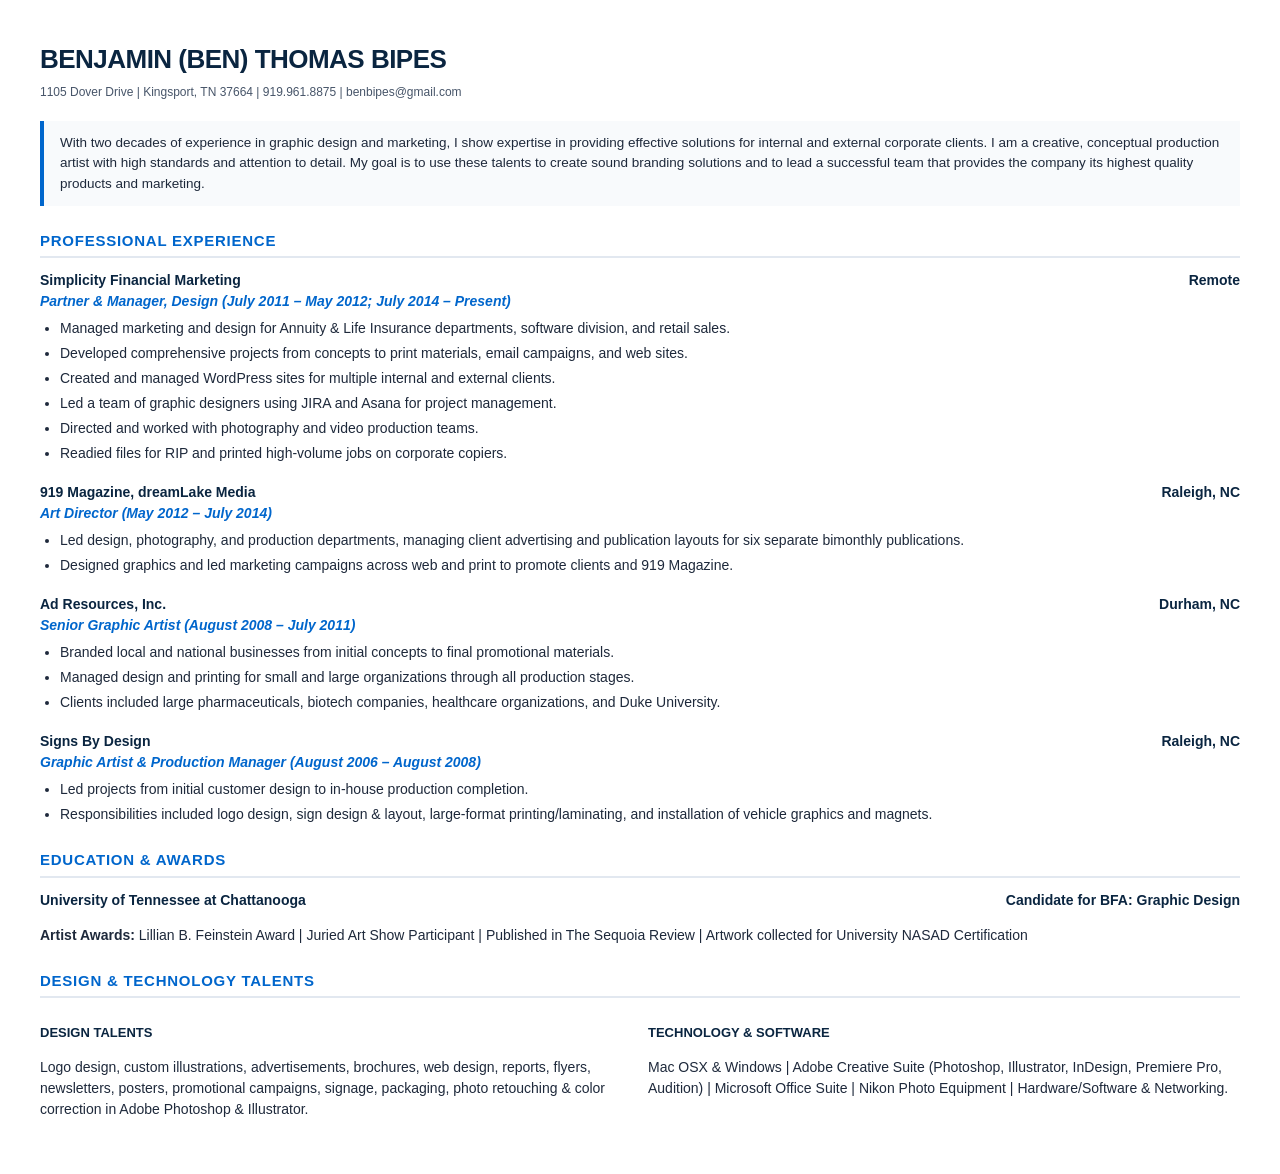
<file: assets/Ben_Bipes_Resume.html>
<!DOCTYPE html>
<html lang="en">
<head>
<meta charset="UTF-8">
<title>Benjamin (Ben) Thomas Bipes - Resume</title>
<style>
  body { font-family: 'Helvetica Neue', Helvetica, Arial, sans-serif; color: #1E293B; margin: 40px; line-height: 1.5; font-size: 14px; }
  h1 { font-size: 26px; color: #0A2540; margin-bottom: 4px; text-transform: uppercase; letter-spacing: -0.02em; }
  .contact { font-size: 12px; color: #475569; margin-bottom: 20px; font-weight: 500; }
  .summary { background: #F8FAFC; border-left: 4px solid #0066CC; padding: 12px 16px; margin-bottom: 24px; font-size: 13.5px; }
  h2 { font-size: 15px; color: #0066CC; border-bottom: 2px solid #E2E8F0; padding-bottom: 4px; margin-top: 24px; margin-bottom: 12px; text-transform: uppercase; letter-spacing: 0.05em; }
  .job { margin-bottom: 18px; }
  .job-header { display: flex; justify-content: space-between; font-weight: bold; font-size: 14px; color: #0A2540; }
  .job-title { color: #0066CC; font-style: italic; font-weight: 600; margin-bottom: 6px; }
  ul { margin: 6px 0 12px 20px; padding: 0; }
  li { margin-bottom: 4px; }
  .skills-grid { display: grid; grid-template-columns: 1fr 1fr; gap: 16px; }
  .skill-block h3 { font-size: 13px; color: #0A2540; margin-bottom: 6px; text-transform: uppercase; }
</style>
</head>
<body>
  <h1>Benjamin (Ben) Thomas Bipes</h1>
  <div class="contact">
    1105 Dover Drive | Kingsport, TN 37664 | 919.961.8875 | benbipes@gmail.com
  </div>
  <div class="summary">
    With two decades of experience in graphic design and marketing, I show expertise in providing effective solutions for internal and external corporate clients. I am a creative, conceptual production artist with high standards and attention to detail. My goal is to use these talents to create sound branding solutions and to lead a successful team that provides the company its highest quality products and marketing.
  </div>

  <h2>Professional Experience</h2>

  <div class="job">
    <div class="job-header">
      <span>Simplicity Financial Marketing</span>
      <span>Remote</span>
    </div>
    <div class="job-title">Partner & Manager, Design (July 2011 – May 2012; July 2014 – Present)</div>
    <ul>
      <li>Managed marketing and design for Annuity & Life Insurance departments, software division, and retail sales.</li>
      <li>Developed comprehensive projects from concepts to print materials, email campaigns, and web sites.</li>
      <li>Created and managed WordPress sites for multiple internal and external clients.</li>
      <li>Led a team of graphic designers using JIRA and Asana for project management.</li>
      <li>Directed and worked with photography and video production teams.</li>
      <li>Readied files for RIP and printed high-volume jobs on corporate copiers.</li>
    </ul>
  </div>

  <div class="job">
    <div class="job-header">
      <span>919 Magazine, dreamLake Media</span>
      <span>Raleigh, NC</span>
    </div>
    <div class="job-title">Art Director (May 2012 – July 2014)</div>
    <ul>
      <li>Led design, photography, and production departments, managing client advertising and publication layouts for six separate bimonthly publications.</li>
      <li>Designed graphics and led marketing campaigns across web and print to promote clients and 919 Magazine.</li>
    </ul>
  </div>

  <div class="job">
    <div class="job-header">
      <span>Ad Resources, Inc.</span>
      <span>Durham, NC</span>
    </div>
    <div class="job-title">Senior Graphic Artist (August 2008 – July 2011)</div>
    <ul>
      <li>Branded local and national businesses from initial concepts to final promotional materials.</li>
      <li>Managed design and printing for small and large organizations through all production stages.</li>
      <li>Clients included large pharmaceuticals, biotech companies, healthcare organizations, and Duke University.</li>
    </ul>
  </div>

  <div class="job">
    <div class="job-header">
      <span>Signs By Design</span>
      <span>Raleigh, NC</span>
    </div>
    <div class="job-title">Graphic Artist & Production Manager (August 2006 – August 2008)</div>
    <ul>
      <li>Led projects from initial customer design to in-house production completion.</li>
      <li>Responsibilities included logo design, sign design & layout, large-format printing/laminating, and installation of vehicle graphics and magnets.</li>
    </ul>
  </div>

  <h2>Education & Awards</h2>
  <div class="job">
    <div class="job-header">
      <span>University of Tennessee at Chattanooga</span>
      <span>Candidate for BFA: Graphic Design</span>
    </div>
    <p><strong>Artist Awards:</strong> Lillian B. Feinstein Award | Juried Art Show Participant | Published in The Sequoia Review | Artwork collected for University NASAD Certification</p>
  </div>

  <h2>Design & Technology Talents</h2>
  <div class="skills-grid">
    <div class="skill-block">
      <h3>Design Talents</h3>
      <p>Logo design, custom illustrations, advertisements, brochures, web design, reports, flyers, newsletters, posters, promotional campaigns, signage, packaging, photo retouching & color correction in Adobe Photoshop & Illustrator.</p>
    </div>
    <div class="skill-block">
      <h3>Technology & Software</h3>
      <p>Mac OSX & Windows | Adobe Creative Suite (Photoshop, Illustrator, InDesign, Premiere Pro, Audition) | Microsoft Office Suite | Nikon Photo Equipment | Hardware/Software & Networking.</p>
    </div>
  </div>
</body>
</html>
</file>
